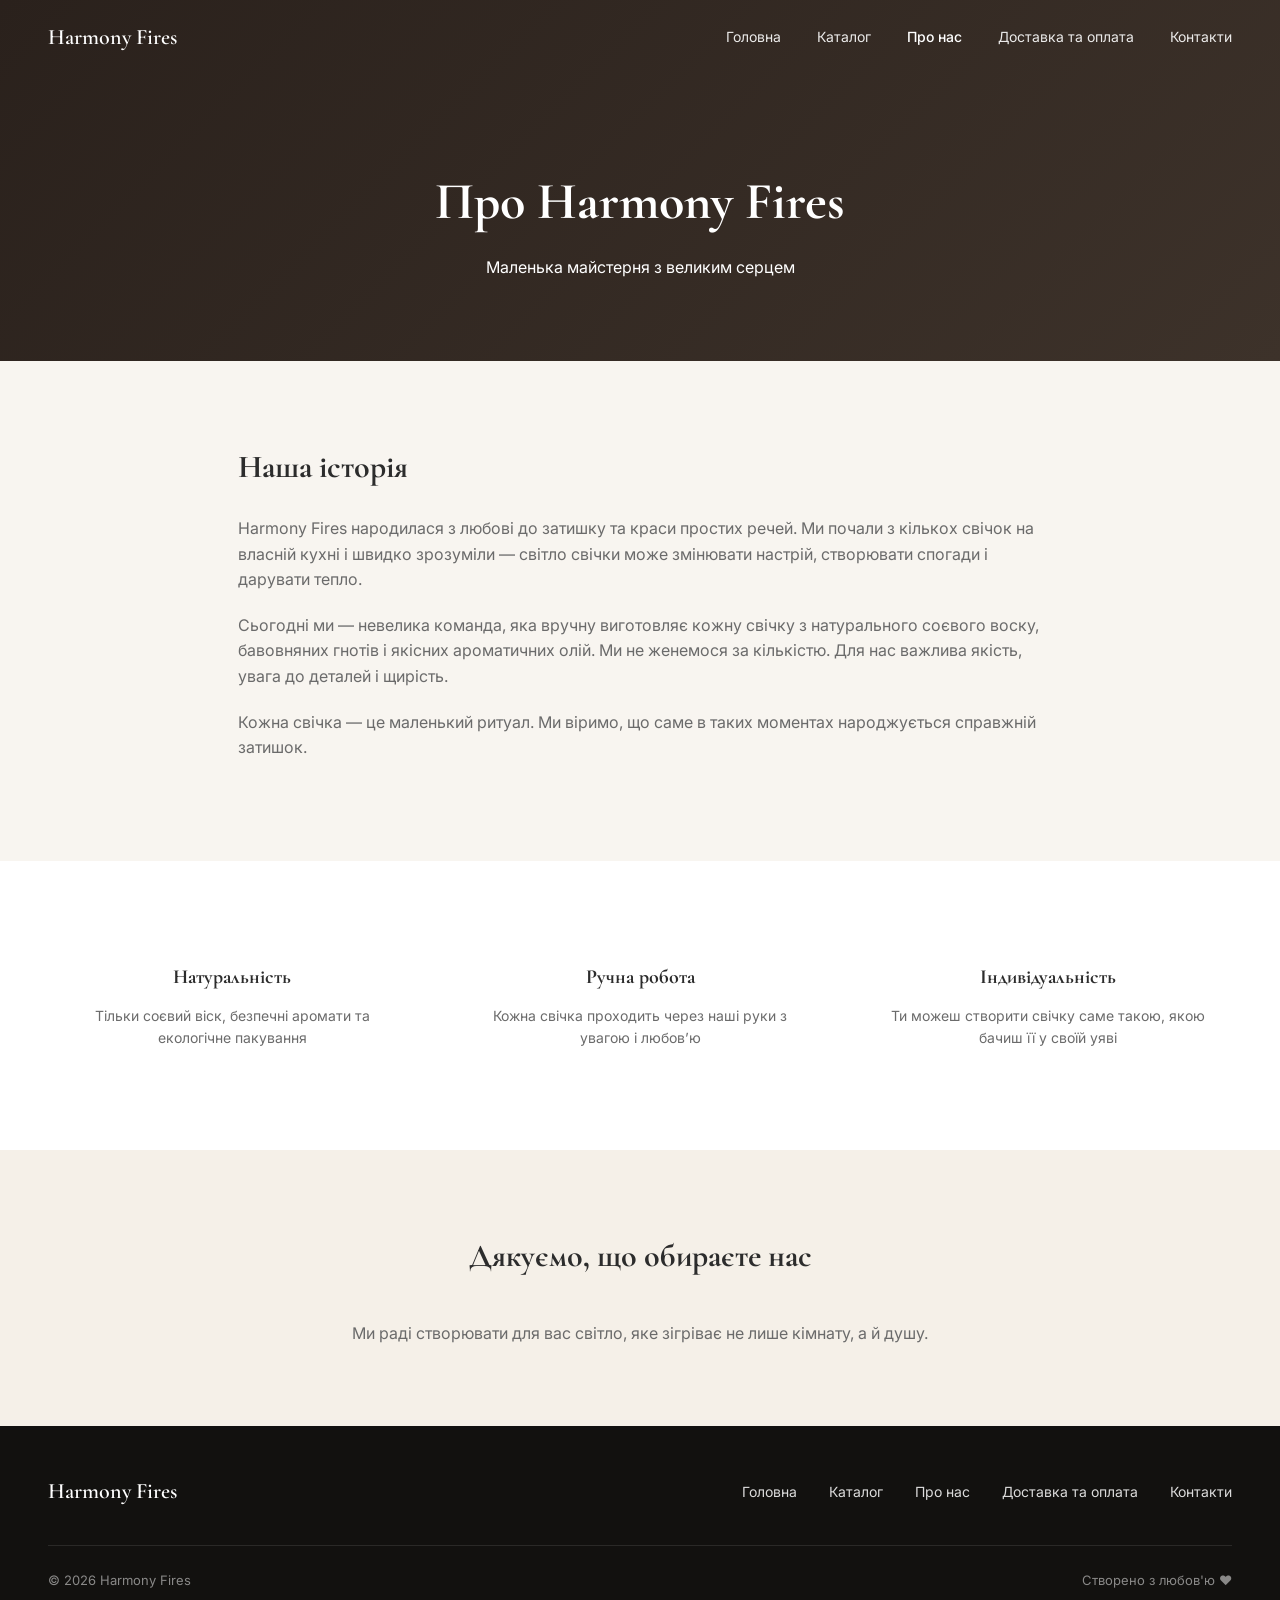
<file: about.html>
<!DOCTYPE html>
<html lang="uk">

<head>
  <meta charset="UTF-8">
  <meta name="viewport" content="width=device-width, initial-scale=1.0">
  <title>Про нас — Harmony Fires</title>
  <link
    href="https://fonts.googleapis.com/css2?family=Cormorant+Garamond:wght@400;500;600;700&family=Inter:wght@300;400;500;600&display=swap"
    rel="stylesheet">
  <style>
    /* Ті самі базові стилі хедера/футера/анімацій, що й на index */
    :root {
      --bg: #f8f5f0;
      --text: #2c2c2c;
      --muted: #6b6b6b;
      --accent: #1a1a1a;
      --cream: #f5f0e8;
      --brown: #4a3f35
    }

    * {
      margin: 0;
      padding: 0;
      box-sizing: border-box
    }

    body {
      font-family: 'Inter', sans-serif;
      background: var(--bg);
      color: var(--text);
      line-height: 1.6
    }

    h1,
    h2,
    h3 {
      font-family: 'Cormorant Garamond', serif
    }

    a {
      text-decoration: none;
      color: inherit
    }

    img {
      max-width: 100%;
      display: block
    }

    /* .fade-up {
      opacity: 0;
      transform: translateY(30px);
      transition: 0.8s
    } */

    .fade-up.visible {
      opacity: 1;
      transform: none
    }

    header {
      position: fixed;
      top: 0;
      left: 0;
      right: 0;
      z-index: 1000;
      padding: 20px 48px;
      display: flex;
      align-items: center;
      justify-content: space-between;
      color: #fff;
      transition: 0.3s
    }

    header.scrolled {
      background: rgba(28, 28, 28, 0.95);
      backdrop-filter: blur(12px);
      padding: 14px 48px
    }

    .logo {
      display: flex;
      align-items: center;
      gap: 10px;
      font-family: 'Cormorant Garamond', serif;
      font-size: 22px;
      font-weight: 600
    }

    nav.desktop-nav {
      display: flex;
      gap: 36px;
      font-size: 14px
    }

    nav.desktop-nav a {
      opacity: 0.9
    }

    nav.desktop-nav a.active {
      opacity: 1;
      font-weight: 500
    }

    .burger {
      display: none;
      flex-direction: column;
      justify-content: space-between;
      width: 24px;
      height: 18px;
      background: none;
      border: none;
      cursor: pointer
    }

    .burger span {
      display: block;
      height: 2px;
      width: 100%;
      background: currentColor;
      transition: 0.3s
    }

    .burger.active span:nth-child(1) {
      transform: translateY(8px) rotate(45deg)
    }

    .burger.active span:nth-child(2) {
      opacity: 0
    }

    .burger.active span:nth-child(3) {
      transform: translateY(-8px) rotate(-45deg)
    }

    .mobile-menu {
      position: fixed;
      top: 0;
      right: -100%;
      width: 100%;
      max-width: 360px;
      height: 100vh;
      background: #1c1c1c;
      color: #fff;
      z-index: 999;
      padding: 100px 40px;
      transition: 0.4s;
      display: flex;
      flex-direction: column
    }

    .mobile-menu.open {
      right: 0
    }

    .mobile-menu nav {
      display: flex;
      flex-direction: column;
      gap: 28px;
      font-size: 22px;
      font-family: 'Cormorant Garamond', serif
    }

    .mobile-overlay {
      position: fixed;
      inset: 0;
      background: rgba(0, 0, 0, 0.5);
      z-index: 998;
      opacity: 0;
      visibility: hidden;
      transition: 0.3s
    }

    .mobile-overlay.visible {
      opacity: 1;
      visibility: visible
    }

    .page-hero {
      padding: 160px 48px 80px;
      background: linear-gradient(135deg, #2a211c, #3d322a);
      color: #fff;
      text-align: center
    }

    .page-hero h1 {
      font-size: clamp(36px, 5vw, 52px);
      margin-bottom: 12px
    }

    .about-story {
      padding: 80px 48px;
      max-width: 900px;
      margin: 0 auto
    }

    .about-story h2 {
      font-size: 32px;
      margin-bottom: 24px
    }

    .about-story p {
      font-size: 16px;
      color: var(--muted);
      margin-bottom: 20px
    }

    .values {
      padding: 80px 48px;
      background: #fff;
      display: grid;
      grid-template-columns: repeat(3, 1fr);
      gap: 40px
    }

    .value {
      text-align: center;
      padding: 20px
    }

    .value h3 {
      font-size: 20px;
      margin-bottom: 12px
    }

    .value p {
      font-size: 14px;
      color: var(--muted)
    }

    .team {
      padding: 80px 48px;
      background: var(--cream);
      text-align: center
    }

    .team h2 {
      font-size: 32px;
      margin-bottom: 40px
    }

    footer {
      background: #12110f;
      color: #fff;
      padding: 48px 48px 28px
    }

    .footer-top {
      display: flex;
      justify-content: space-between;
      align-items: center;
      flex-wrap: wrap;
      gap: 24px;
      padding-bottom: 36px;
      border-bottom: 1px solid rgba(255, 255, 255, 0.1)
    }

    .footer-nav {
      display: flex;
      gap: 32px;
      font-size: 14px;
      opacity: 0.85;
      flex-wrap: wrap
    }

    .footer-bottom {
      display: flex;
      justify-content: space-between;
      padding-top: 24px;
      font-size: 13px;
      opacity: 0.5;
      flex-wrap: wrap
    }

    @media(max-width:900px) {
      header {
        padding: 16px 24px
      }

      nav.desktop-nav {
        display: none
      }

      .burger {
        display: flex
      }

      .page-hero,
      .about-story,
      .values,
      .team,
      footer {
        padding-left: 24px;
        padding-right: 24px
      }

      .values {
        grid-template-columns: 1fr
      }

      .footer-top {
        flex-direction: column;
        text-align: center
      }
    }
  </style>
</head>

<body>
  <header id="header">
    <a href="index.html" class="logo">Harmony Fires</a>
    <nav class="desktop-nav">
      <a href="index.html">Головна</a><a href="catalog.html">Каталог</a><a href="about.html" class="active">Про
        нас</a><a href="delivery.html">Доставка та оплата</a><a href="contacts.html">Контакти</a>
    </nav>
    <button class="burger" id="burger"><span></span><span></span><span></span></button>
  </header>
  <div class="mobile-overlay" id="overlay"></div>
  <div class="mobile-menu" id="mobileMenu">
    <nav><a href="index.html">Головна</a><a href="catalog.html">Каталог</a><a href="about.html">Про нас</a><a
        href="delivery.html">Доставка та оплата</a><a href="contacts.html">Контакти</a></nav>
  </div>

  <section class="page-hero">
    <h1 class="fade-up">Про Harmony Fires</h1>
    <p class="fade-up">Маленька майстерня з великим серцем</p>
  </section>

  <section class="about-story fade-up">
    <h2>Наша історія</h2>
    <p>Harmony Fires народилася з любові до затишку та краси простих речей. Ми почали з кількох свічок на власній кухні і
      швидко зрозуміли — світло свічки може змінювати настрій, створювати спогади і дарувати тепло.</p>
    <p>Сьогодні ми — невелика команда, яка вручну виготовляє кожну свічку з натурального соєвого воску, бавовняних
      гнотів і якісних ароматичних олій. Ми не женемося за кількістю. Для нас важлива якість, увага до деталей і
      щирість.</p>
    <p>Кожна свічка — це маленький ритуал. Ми віримо, що саме в таких моментах народжується справжній затишок.</p>
  </section>

  <section class="values">
    <div class="value fade-up">
      <h3>Натуральність</h3>
      <p>Тільки соєвий віск, безпечні аромати та екологічне пакування</p>
    </div>
    <div class="value fade-up">
      <h3>Ручна робота</h3>
      <p>Кожна свічка проходить через наші руки з увагою і любов’ю</p>
    </div>
    <div class="value fade-up">
      <h3>Індивідуальність</h3>
      <p>Ти можеш створити свічку саме такою, якою бачиш її у своїй уяві</p>
    </div>
  </section>

  <section class="team fade-up">
    <h2>Дякуємо, що обираєте нас</h2>
    <p style="max-width:600px;margin:0 auto;color:var(--muted)">Ми раді створювати для вас світло, яке зігріває не лише
      кімнату, а й душу.</p>
  </section>

  <footer>
    <div class="footer-top">
      <a href="index.html" class="logo">Harmony Fires</a>
      <div class="footer-nav"><a href="index.html">Головна</a><a href="catalog.html">Каталог</a><a href="about.html">Про
          нас</a><a href="delivery.html">Доставка та оплата</a><a href="contacts.html">Контакти</a></div>
    </div>
    <div class="footer-bottom"><span>© 2026 Harmony Fires</span><span>Створено з любов'ю ♥</span></div>
  </footer>
  <script>
    const b = document.getElementById('burger'), m = document.getElementById('mobileMenu'), o = document.getElementById('overlay');
    function t() { b.classList.toggle('active'); m.classList.toggle('open'); o.classList.toggle('visible') }
    b.onclick = t; o.onclick = t; document.querySelectorAll('.mobile-menu a').forEach(a => a.onclick = t);
    window.onscroll = () => document.getElementById('header').classList.toggle('scrolled', scrollY > 80);
    new IntersectionObserver(e => e.forEach(i => i.isIntersecting && i.target.classList.add('visible')), { threshold: 0.15 }).observe(...document.querySelectorAll('.fade-up'));
  </script>
</body>

</html>
</file>
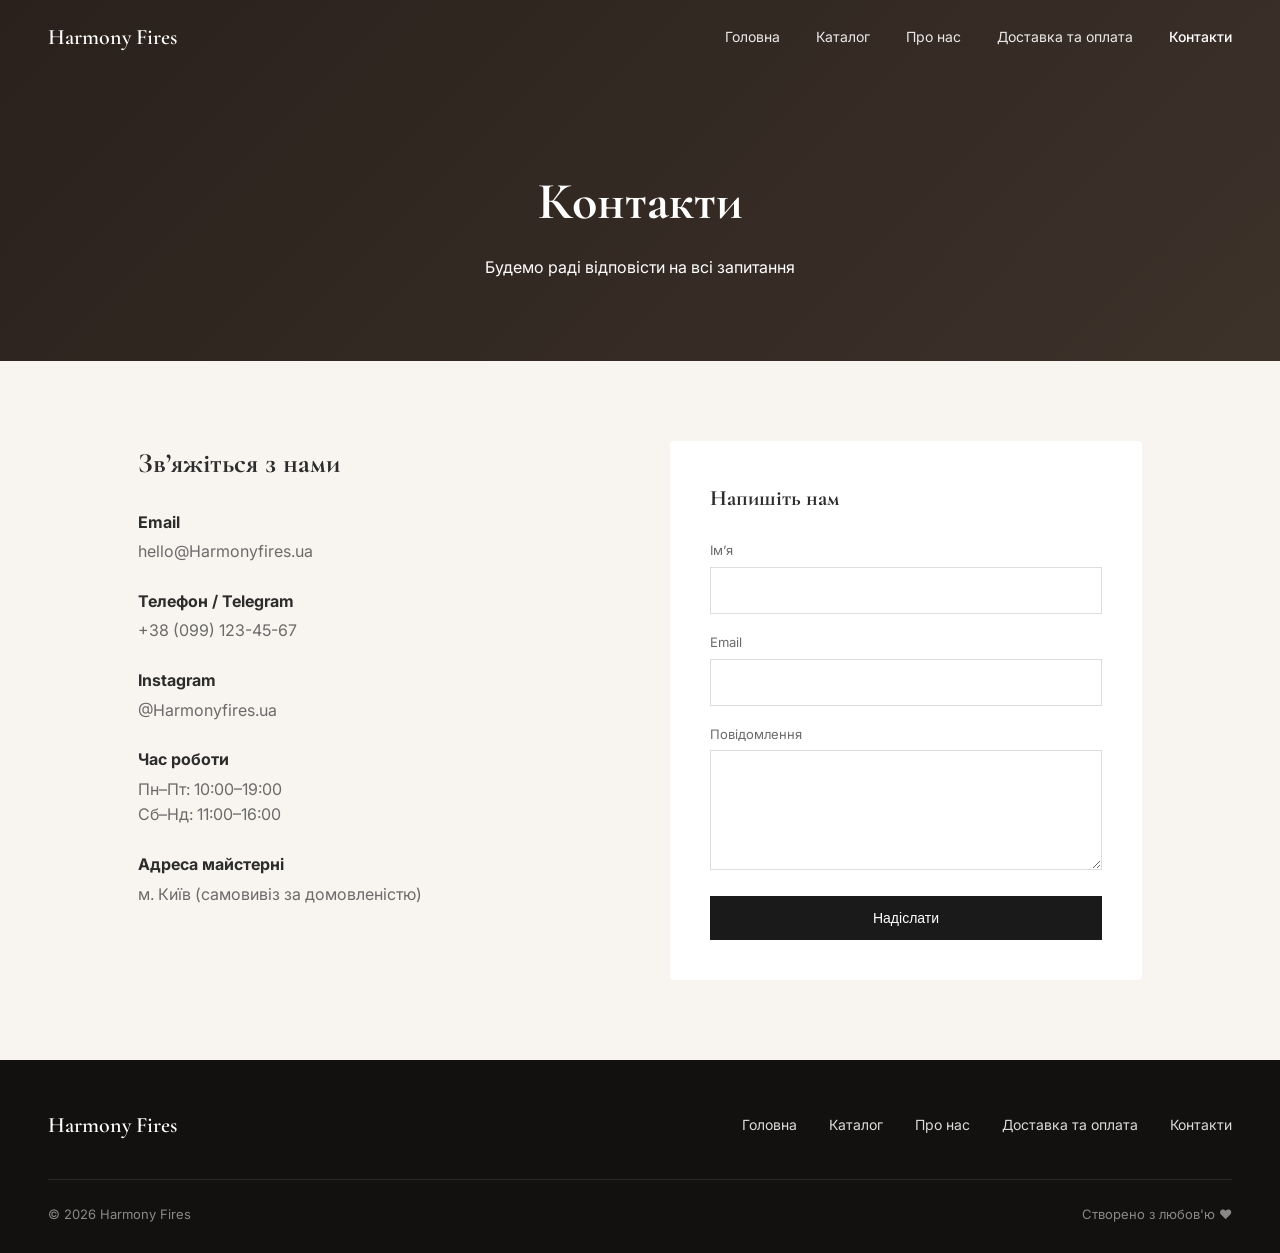
<file: contacts.html>
<!DOCTYPE html>
<html lang="uk">

<head>
  <meta charset="UTF-8">
  <meta name="viewport" content="width=device-width, initial-scale=1.0">
  <title>Контакти — Harmony Fires</title>
  <link
    href="https://fonts.googleapis.com/css2?family=Cormorant+Garamond:wght@400;500;600;700&family=Inter:wght@300;400;500;600&display=swap"
    rel="stylesheet">
  <style>
    :root {
      --bg: #f8f5f0;
      --text: #2c2c2c;
      --muted: #6b6b6b;
      --accent: #1a1a1a;
      --cream: #f5f0e8
    }

    * {
      margin: 0;
      padding: 0;
      box-sizing: border-box
    }

    body {
      font-family: 'Inter', sans-serif;
      background: var(--bg);
      color: var(--text);
      line-height: 1.6
    }

    h1,
    h2,
    h3 {
      font-family: 'Cormorant Garamond', serif
    }

    a {
      text-decoration: none;
      color: inherit
    }

    /* .fade-up {
      opacity: 0;
      transform: translateY(30px);
      transition: 0.8s
    } */

    .fade-up.visible {
      opacity: 1;
      transform: none
    }

    header {
      position: fixed;
      top: 0;
      left: 0;
      right: 0;
      z-index: 1000;
      padding: 20px 48px;
      display: flex;
      align-items: center;
      justify-content: space-between;
      color: #fff;
      transition: 0.3s
    }

    header.scrolled {
      background: rgba(28, 28, 28, 0.95);
      backdrop-filter: blur(12px);
      padding: 14px 48px
    }

    .logo {
      font-family: 'Cormorant Garamond', serif;
      font-size: 22px;
      font-weight: 600
    }

    nav.desktop-nav {
      display: flex;
      gap: 36px;
      font-size: 14px
    }

    nav.desktop-nav a {
      opacity: 0.9
    }

    nav.desktop-nav a.active {
      opacity: 1;
      font-weight: 500
    }

    .burger {
      display: none;
      flex-direction: column;
      justify-content: space-between;
      width: 24px;
      height: 18px;
      background: none;
      border: none;
      cursor: pointer
    }

    .burger span {
      display: block;
      height: 2px;
      width: 100%;
      background: currentColor;
      transition: 0.3s
    }

    .burger.active span:nth-child(1) {
      transform: translateY(8px) rotate(45deg)
    }

    .burger.active span:nth-child(2) {
      opacity: 0
    }

    .burger.active span:nth-child(3) {
      transform: translateY(-8px) rotate(-45deg)
    }

    .mobile-menu {
      position: fixed;
      top: 0;
      right: -100%;
      width: 100%;
      max-width: 360px;
      height: 100vh;
      background: #1c1c1c;
      color: #fff;
      z-index: 999;
      padding: 100px 40px;
      transition: 0.4s;
      display: flex;
      flex-direction: column
    }

    .mobile-menu.open {
      right: 0
    }

    .mobile-menu nav {
      display: flex;
      flex-direction: column;
      gap: 28px;
      font-size: 22px;
      font-family: 'Cormorant Garamond', serif
    }

    .mobile-overlay {
      position: fixed;
      inset: 0;
      background: rgba(0, 0, 0, 0.5);
      z-index: 998;
      opacity: 0;
      visibility: hidden;
      transition: 0.3s
    }

    .mobile-overlay.visible {
      opacity: 1;
      visibility: visible
    }

    .page-hero {
      padding: 160px 48px 80px;
      background: linear-gradient(135deg, #2a211c, #3d322a);
      color: #fff;
      text-align: center
    }

    .page-hero h1 {
      font-size: clamp(36px, 5vw, 52px);
      margin-bottom: 12px
    }

    .contacts-section {
      padding: 80px 48px;
      display: grid;
      grid-template-columns: 1fr 1fr;
      gap: 60px;
      max-width: 1100px;
      margin: 0 auto
    }

    .contact-info h2 {
      font-size: 28px;
      margin-bottom: 24px
    }

    .contact-item {
      margin-bottom: 24px
    }

    .contact-item strong {
      display: block;
      margin-bottom: 4px
    }

    .contact-item span,
    .contact-item a {
      color: var(--muted)
    }

    .contact-form {
      background: #fff;
      padding: 40px;
      border-radius: 4px
    }

    .contact-form h3 {
      font-size: 22px;
      margin-bottom: 24px
    }

    .form-group {
      margin-bottom: 18px
    }

    .form-group label {
      display: block;
      font-size: 13px;
      margin-bottom: 6px;
      color: var(--muted)
    }

    .form-group input,
    .form-group textarea {
      width: 100%;
      padding: 14px 16px;
      border: 1px solid #ddd;
      font-family: inherit;
      font-size: 14px;
      outline: none;
      transition: 0.2s
    }

    .form-group input:focus,
    .form-group textarea:focus {
      border-color: var(--accent)
    }

    .form-group textarea {
      min-height: 120px;
      resize: vertical
    }

    .submit-btn {
      width: 100%;
      padding: 14px;
      background: var(--accent);
      color: #fff;
      border: none;
      font-size: 14px;
      cursor: pointer;
      transition: 0.2s
    }

    .submit-btn:hover {
      background: #333
    }

    footer {
      background: #12110f;
      color: #fff;
      padding: 48px 48px 28px
    }

    .footer-top {
      display: flex;
      justify-content: space-between;
      align-items: center;
      flex-wrap: wrap;
      gap: 24px;
      padding-bottom: 36px;
      border-bottom: 1px solid rgba(255, 255, 255, 0.1)
    }

    .footer-nav {
      display: flex;
      gap: 32px;
      font-size: 14px;
      opacity: 0.85;
      flex-wrap: wrap
    }

    .footer-bottom {
      display: flex;
      justify-content: space-between;
      padding-top: 24px;
      font-size: 13px;
      opacity: 0.5;
      flex-wrap: wrap
    }

    @media(max-width:900px) {
      header {
        padding: 16px 24px
      }

      nav.desktop-nav {
        display: none
      }

      .burger {
        display: flex
      }

      .page-hero,
      .contacts-section,
      footer {
        padding-left: 24px;
        padding-right: 24px
      }

      .contacts-section {
        grid-template-columns: 1fr
      }

      .footer-top {
        flex-direction: column;
        text-align: center
      }
    }
  </style>
</head>

<body>
  <header id="header">
    <a href="index.html" class="logo">Harmony Fires</a>
    <nav class="desktop-nav">
      <a href="index.html">Головна</a><a href="catalog.html">Каталог</a><a href="about.html">Про нас</a><a
        href="delivery.html">Доставка та оплата</a><a href="contacts.html" class="active">Контакти</a>
    </nav>
    <button class="burger" id="burger"><span></span><span></span><span></span></button>
  </header>
  <div class="mobile-overlay" id="overlay"></div>
  <div class="mobile-menu" id="mobileMenu">
    <nav><a href="index.html">Головна</a><a href="catalog.html">Каталог</a><a href="about.html">Про нас</a><a
        href="delivery.html">Доставка та оплата</a><a href="contacts.html">Контакти</a></nav>
  </div>

  <section class="page-hero">
    <h1 class="fade-up">Контакти</h1>
    <p class="fade-up">Будемо раді відповісти на всі запитання</p>
  </section>

  <section class="contacts-section">
    <div class="contact-info fade-up">
      <h2>Зв’яжіться з нами</h2>
      <div class="contact-item"><strong>Email</strong><a href="mailto:hello@Harmonyfires.ua">hello@Harmonyfires.ua</a>
      </div>
      <div class="contact-item"><strong>Телефон / Telegram</strong><a href="tel:+380991234567">+38 (099) 123-45-67</a>
      </div>
      <div class="contact-item"><strong>Instagram</strong><a href="#">@Harmonyfires.ua</a></div>
      <div class="contact-item"><strong>Час роботи</strong><span>Пн–Пт: 10:00–19:00<br>Сб–Нд: 11:00–16:00</span></div>
      <div class="contact-item"><strong>Адреса майстерні</strong><span>м. Київ (самовивіз за домовленістю)</span></div>
    </div>
    <div class="contact-form fade-up">
      <h3>Напишіть нам</h3>
      <form onsubmit="event.preventDefault();alert('Повідомлення надіслано! Ми відповімо найближчим часом.');">
        <div class="form-group"><label>Ім’я</label><input type="text" required></div>
        <div class="form-group"><label>Email</label><input type="email" required></div>
        <div class="form-group"><label>Повідомлення</label><textarea required></textarea></div>
        <button type="submit" class="submit-btn">Надіслати</button>
      </form>
    </div>
  </section>

  <footer>
    <div class="footer-top">
      <a href="index.html" class="logo">Harmony Fires</a>
      <div class="footer-nav"><a href="index.html">Головна</a><a href="catalog.html">Каталог</a><a href="about.html">Про
          нас</a><a href="delivery.html">Доставка та оплата</a><a href="contacts.html">Контакти</a></div>
    </div>
    <div class="footer-bottom"><span>© 2026 Harmony Fires</span><span>Створено з любов'ю ♥</span></div>
  </footer>
  <script>
    const b = document.getElementById('burger'), m = document.getElementById('mobileMenu'), o = document.getElementById('overlay');
    function t() { b.classList.toggle('active'); m.classList.toggle('open'); o.classList.toggle('visible') }
    b.onclick = t; o.onclick = t;
    window.onscroll = () => document.getElementById('header').classList.toggle('scrolled', scrollY > 80);
    new IntersectionObserver(e => e.forEach(i => i.isIntersecting && i.target.classList.add('visible')), { threshold: 0.15 }).observe(...document.querySelectorAll('.fade-up'));
  </script>
</body>

</html>
</file>
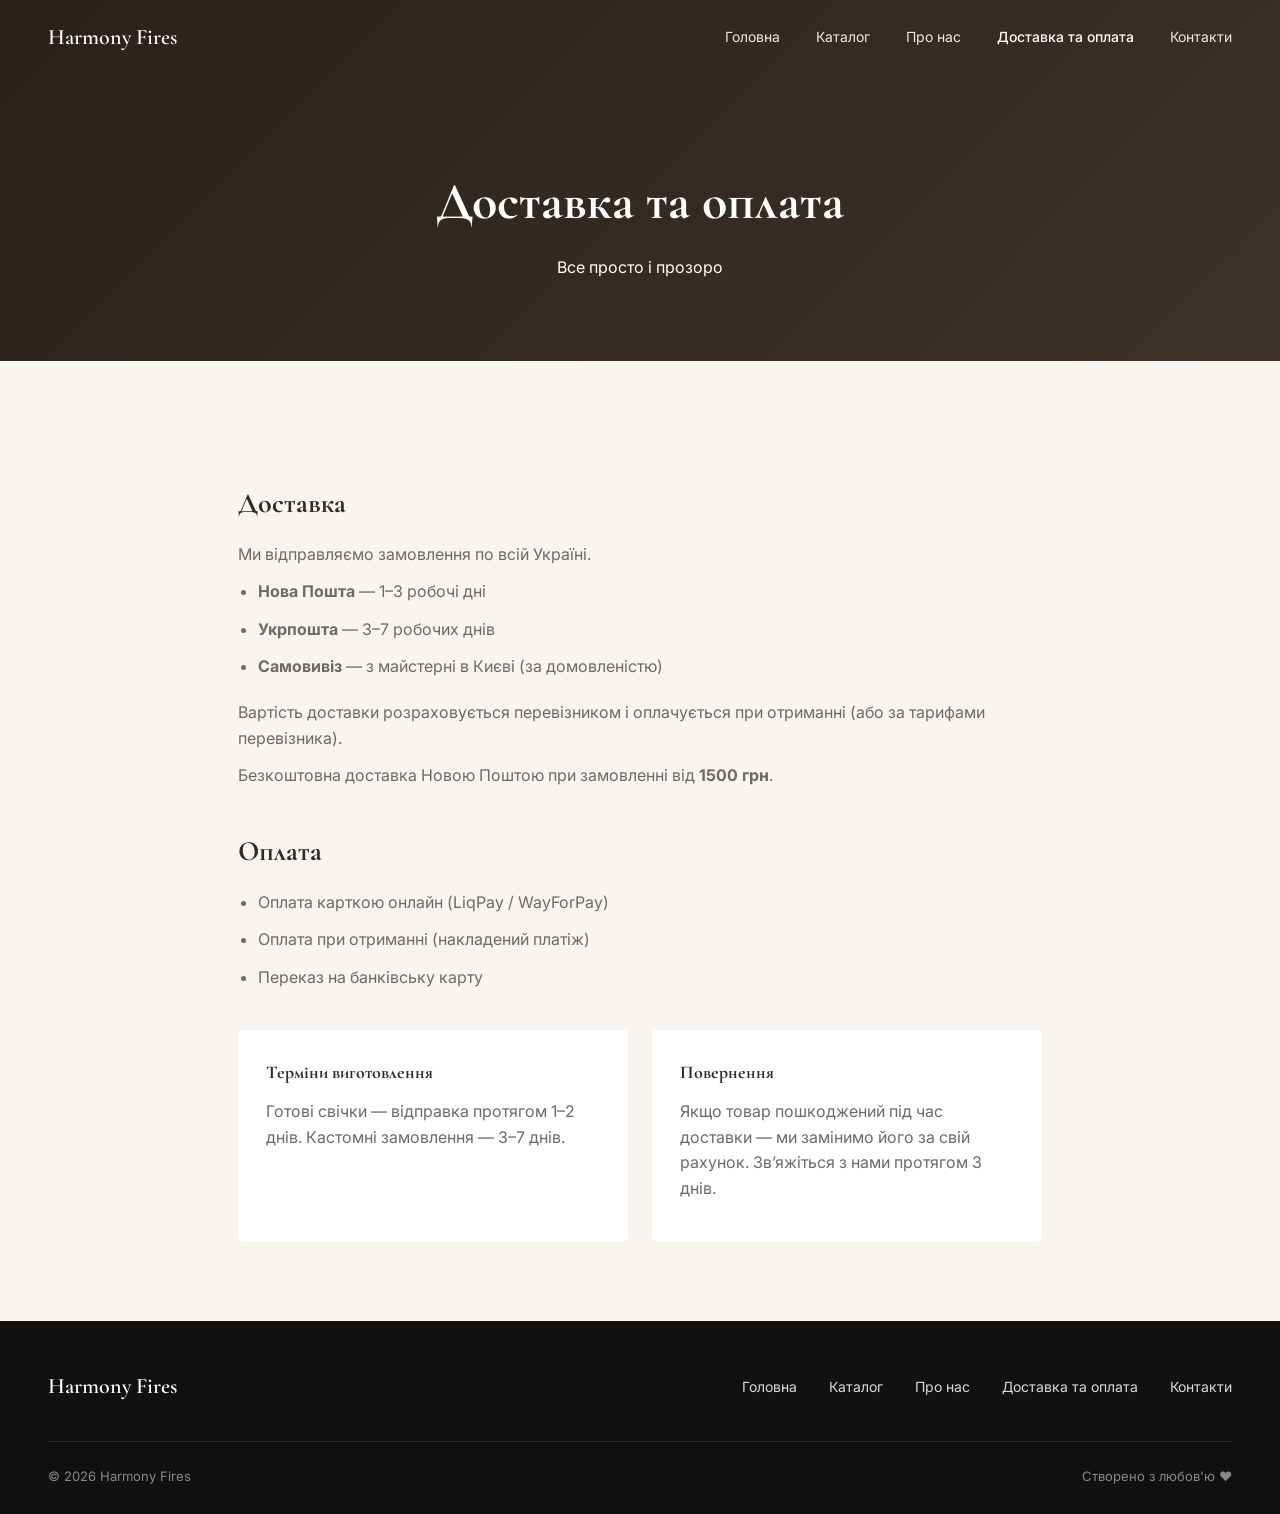
<file: delivery.html>
<!DOCTYPE html>
<html lang="uk">

<head>
  <meta charset="UTF-8">
  <meta name="viewport" content="width=device-width, initial-scale=1.0">
  <title>Доставка та оплата — Harmony Fires</title>
  <link
    href="https://fonts.googleapis.com/css2?family=Cormorant+Garamond:wght@400;500;600;700&family=Inter:wght@300;400;500;600&display=swap"
    rel="stylesheet">
  <style>
    :root {
      --bg: #f8f5f0;
      --text: #2c2c2c;
      --muted: #6b6b6b;
      --accent: #1a1a1a;
      --cream: #f5f0e8
    }

    * {
      margin: 0;
      padding: 0;
      box-sizing: border-box
    }

    body {
      font-family: 'Inter', sans-serif;
      background: var(--bg);
      color: var(--text);
      line-height: 1.6
    }

    h1,
    h2,
    h3 {
      font-family: 'Cormorant Garamond', serif
    }

    a {
      text-decoration: none;
      color: inherit
    }

     /* .fade-up {
      opacity: 0;
      transform: translateY(30px);
      transition: 0.8s
    } */

    .fade-up.visible {
      opacity: 1;
      transform: none
    } 

    header {
      position: fixed;
      top: 0;
      left: 0;
      right: 0;
      z-index: 1000;
      padding: 20px 48px;
      display: flex;
      align-items: center;
      justify-content: space-between;
      color: #fff;
      transition: 0.3s
    }

    header.scrolled {
      background: rgba(28, 28, 28, 0.95);
      backdrop-filter: blur(12px);
      padding: 14px 48px
    }

    .logo {
      font-family: 'Cormorant Garamond', serif;
      font-size: 22px;
      font-weight: 600
    }

    nav.desktop-nav {
      display: flex;
      gap: 36px;
      font-size: 14px
    }

    nav.desktop-nav a {
      opacity: 0.9
    }

    nav.desktop-nav a.active {
      opacity: 1;
      font-weight: 500
    }

    .burger {
      display: none;
      flex-direction: column;
      justify-content: space-between;
      width: 24px;
      height: 18px;
      background: none;
      border: none;
      cursor: pointer
    }

    .burger span {
      display: block;
      height: 2px;
      width: 100%;
      background: currentColor;
      transition: 0.3s
    }

    .burger.active span:nth-child(1) {
      transform: translateY(8px) rotate(45deg)
    }

    .burger.active span:nth-child(2) {
      opacity: 0
    }

    .burger.active span:nth-child(3) {
      transform: translateY(-8px) rotate(-45deg)
    }

    .mobile-menu {
      position: fixed;
      top: 0;
      right: -100%;
      width: 100%;
      max-width: 360px;
      height: 100vh;
      background: #1c1c1c;
      color: #fff;
      z-index: 999;
      padding: 100px 40px;
      transition: 0.4s;
      display: flex;
      flex-direction: column
    }

    .mobile-menu.open {
      right: 0
    }

    .mobile-menu nav {
      display: flex;
      flex-direction: column;
      gap: 28px;
      font-size: 22px;
      font-family: 'Cormorant Garamond', serif
    }

    .mobile-overlay {
      position: fixed;
      inset: 0;
      background: rgba(0, 0, 0, 0.5);
      z-index: 998;
      opacity: 0;
      visibility: hidden;
      transition: 0.3s
    }

    .mobile-overlay.visible {
      opacity: 1;
      visibility: visible
    }

    .page-hero {
      padding: 160px 48px 80px;
      background: linear-gradient(135deg, #2a211c, #3d322a);
      color: #fff;
      text-align: center
    }

    .page-hero h1 {
      font-size: clamp(36px, 5vw, 52px);
      margin-bottom: 12px
    }

    .content {
      padding: 80px 48px;
      max-width: 900px;
      margin: 0 auto
    }

    .content h2 {
      font-size: 28px;
      margin: 40px 0 16px
    }

    .content p,
    .content li {
      color: var(--muted);
      margin-bottom: 12px
    }

    .content ul {
      padding-left: 20px;
      margin-bottom: 20px
    }

    .info-cards {
      display: grid;
      grid-template-columns: 1fr 1fr;
      gap: 24px;
      margin-top: 40px
    }

    .info-card {
      background: #fff;
      padding: 28px;
      border-radius: 4px
    }

    .info-card h3 {
      margin-bottom: 12px;
      font-size: 18px
    }

    footer {
      background: #12110f;
      color: #fff;
      padding: 48px 48px 28px
    }

    .footer-top {
      display: flex;
      justify-content: space-between;
      align-items: center;
      flex-wrap: wrap;
      gap: 24px;
      padding-bottom: 36px;
      border-bottom: 1px solid rgba(255, 255, 255, 0.1)
    }

    .footer-nav {
      display: flex;
      gap: 32px;
      font-size: 14px;
      opacity: 0.85;
      flex-wrap: wrap
    }

    .footer-bottom {
      display: flex;
      justify-content: space-between;
      padding-top: 24px;
      font-size: 13px;
      opacity: 0.5;
      flex-wrap: wrap
    }

    @media(max-width:900px) {
      header {
        padding: 16px 24px
      }

      nav.desktop-nav {
        display: none
      }

      .burger {
        display: flex
      }

      .page-hero,
      .content,
      footer {
        padding-left: 24px;
        padding-right: 24px
      }

      .info-cards {
        grid-template-columns: 1fr
      }

      .footer-top {
        flex-direction: column;
        text-align: center
      }
    }
  </style>
</head>

<body>
  <header id="header">
    <a href="index.html" class="logo">Harmony Fires</a>
    <nav class="desktop-nav">
      <a href="index.html">Головна</a><a href="catalog.html">Каталог</a><a href="about.html">Про нас</a><a
        href="delivery.html" class="active">Доставка та оплата</a><a href="contacts.html">Контакти</a>
    </nav>
    <button class="burger" id="burger"><span></span><span></span><span></span></button>
  </header>
  <div class="mobile-overlay" id="overlay"></div>
  <div class="mobile-menu" id="mobileMenu">
    <nav><a href="index.html">Головна</a><a href="catalog.html">Каталог</a><a href="about.html">Про нас</a><a
        href="delivery.html">Доставка та оплата</a><a href="contacts.html">Контакти</a></nav>
  </div>

  <section class="page-hero">
    <h1 class="fade-up">Доставка та оплата</h1>
    <p class="fade-up">Все просто і прозоро</p>
  </section>

  <section class="content">
    <div class="fade-up">
      <h2>Доставка</h2>
      <p>Ми відправляємо замовлення по всій Україні.</p>
      <ul>
        <li><strong>Нова Пошта</strong> — 1–3 робочі дні</li>
        <li><strong>Укрпошта</strong> — 3–7 робочих днів</li>
        <li><strong>Самовивіз</strong> — з майстерні в Києві (за домовленістю)</li>
      </ul>
      <p>Вартість доставки розраховується перевізником і оплачується при отриманні (або за тарифами перевізника).</p>
      <p>Безкоштовна доставка Новою Поштою при замовленні від <strong>1500 грн</strong>.</p>

      <h2>Оплата</h2>
      <ul>
        <li>Оплата карткою онлайн (LiqPay / WayForPay)</li>
        <li>Оплата при отриманні (накладений платіж)</li>
        <li>Переказ на банківську карту</li>
      </ul>

      <div class="info-cards">
        <div class="info-card">
          <h3>Терміни виготовлення</h3>
          <p>Готові свічки — відправка протягом 1–2 днів. Кастомні замовлення — 3–7 днів.</p>
        </div>
        <div class="info-card">
          <h3>Повернення</h3>
          <p>Якщо товар пошкоджений під час доставки — ми замінимо його за свій рахунок. Зв’яжіться з нами протягом 3
            днів.</p>
        </div>
      </div>
    </div>
  </section>

  <footer>
    <div class="footer-top">
      <a href="index.html" class="logo">Harmony Fires</a>
      <div class="footer-nav"><a href="index.html">Головна</a><a href="catalog.html">Каталог</a><a href="about.html">Про
          нас</a><a href="delivery.html">Доставка та оплата</a><a href="contacts.html">Контакти</a></div>
    </div>
    <div class="footer-bottom"><span>© 2026 Harmony Fires</span><span>Створено з любов'ю ♥</span></div>
  </footer>
  <script>
    const b = document.getElementById('burger'), m = document.getElementById('mobileMenu'), o = document.getElementById('overlay');
    function t() { b.classList.toggle('active'); m.classList.toggle('open'); o.classList.toggle('visible') }
    b.onclick = t; o.onclick = t;
    window.onscroll = () => document.getElementById('header').classList.toggle('scrolled', scrollY > 80);
    new IntersectionObserver(e => e.forEach(i => i.isIntersecting && i.target.classList.add('visible')), { threshold: 0.15 }).observe(...document.querySelectorAll('.fade-up'));
  </script>
</body>

</html>
</file>
